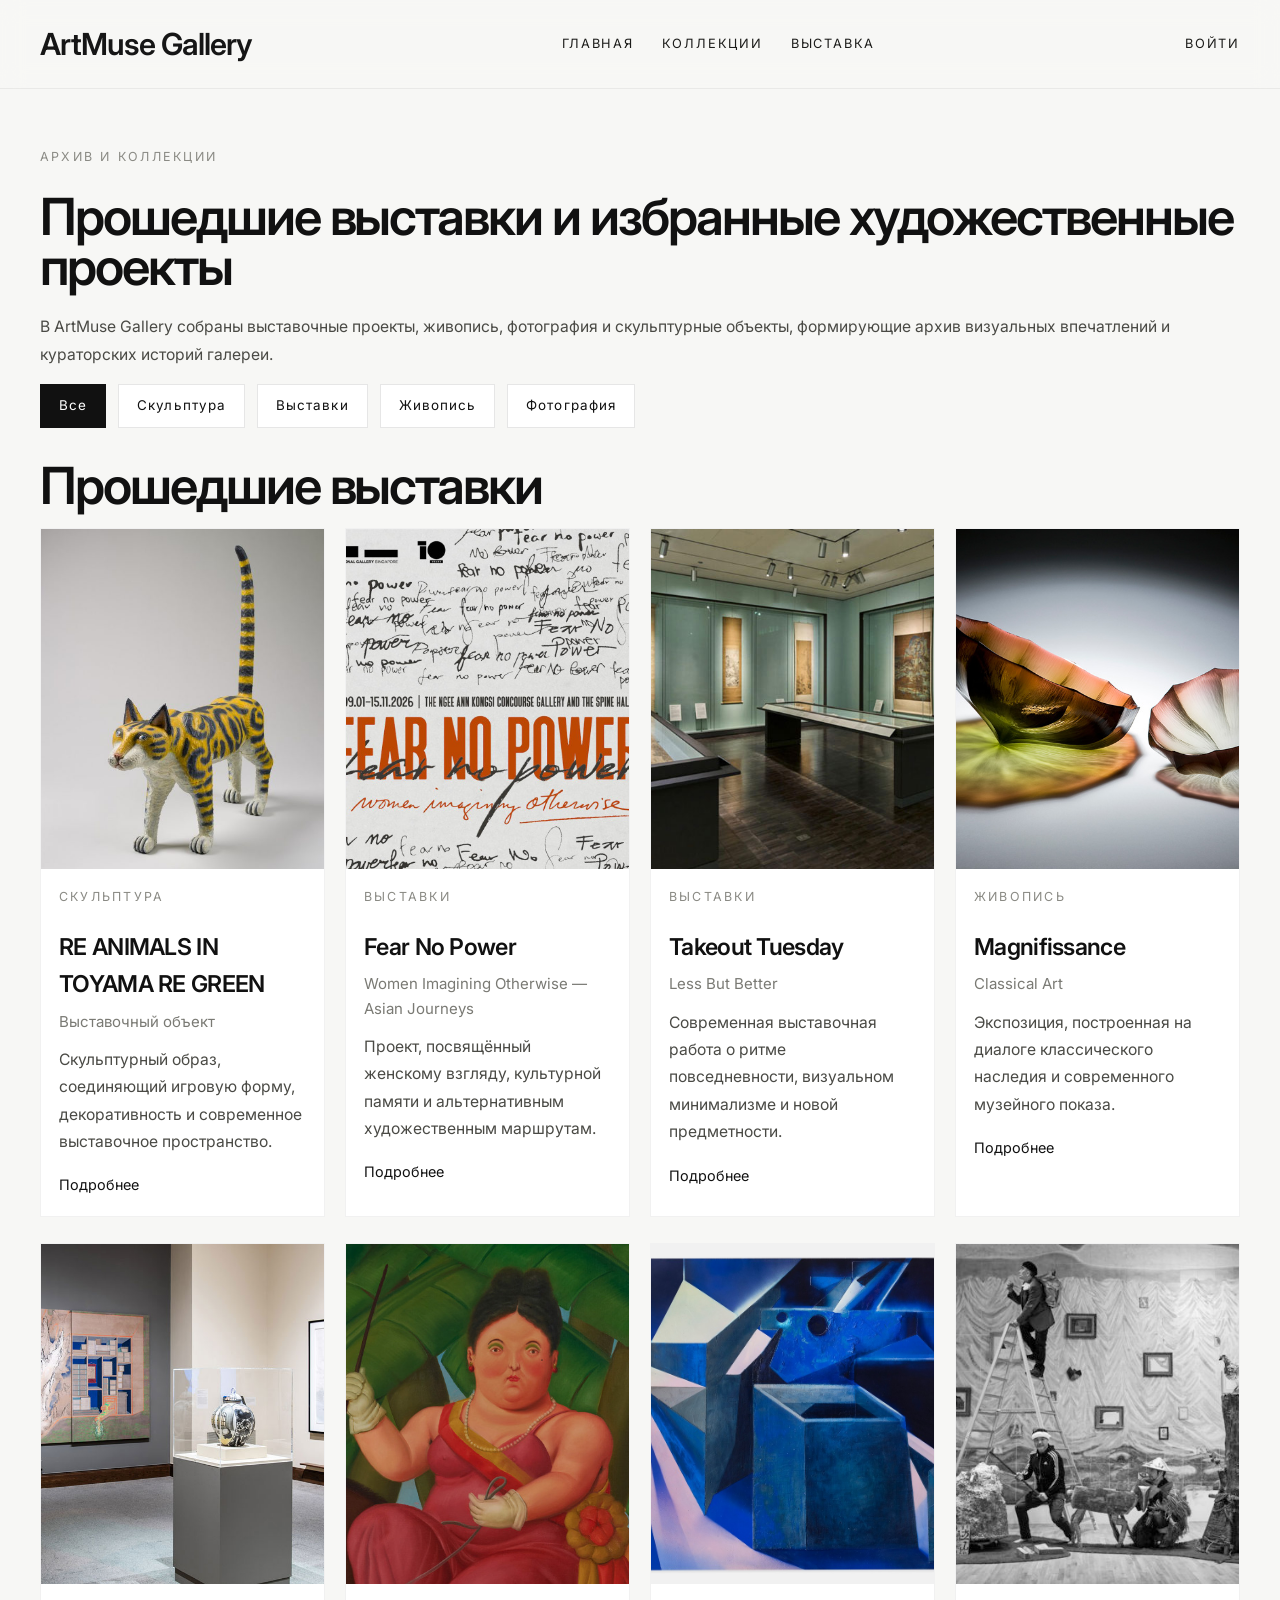
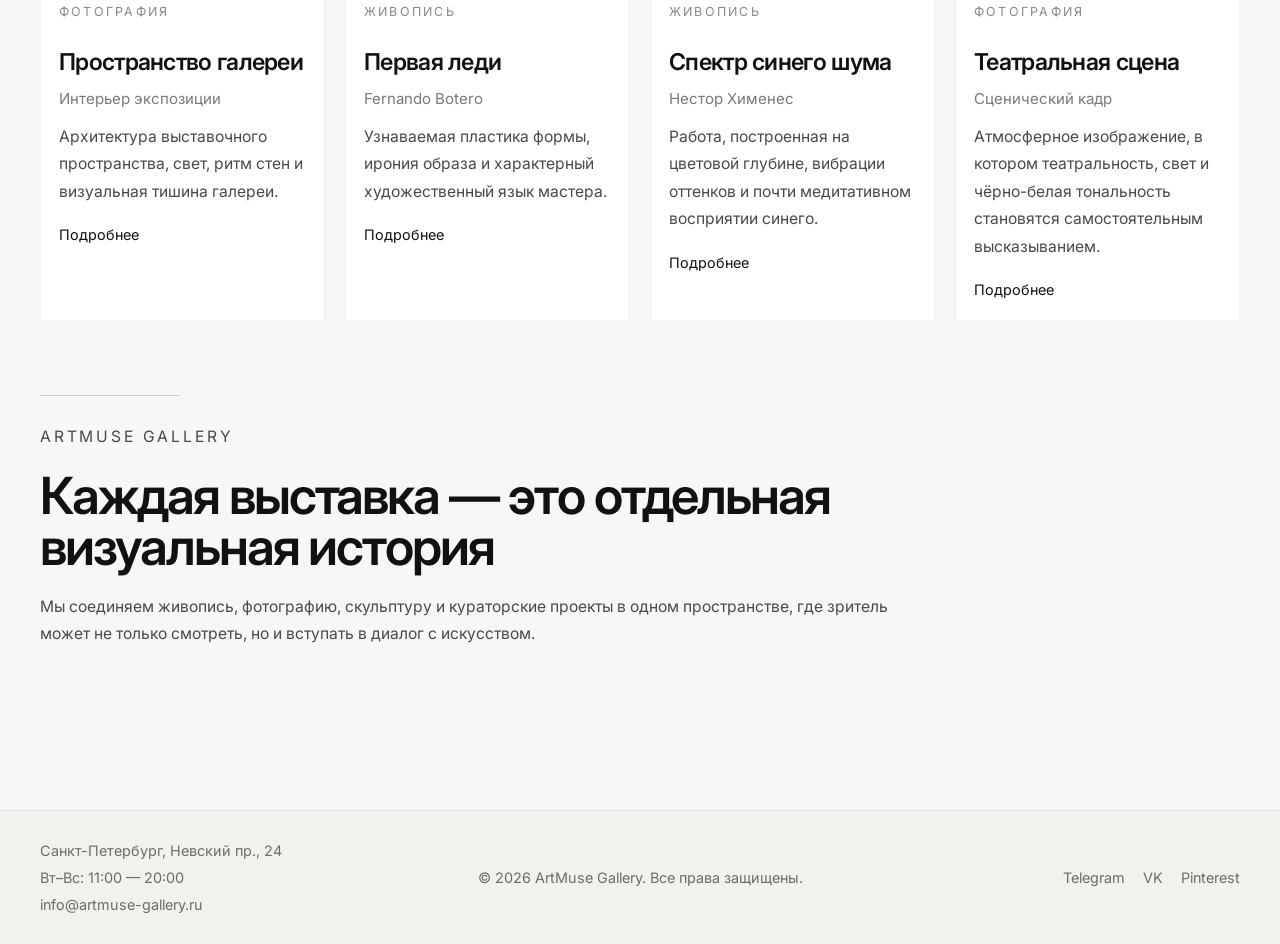
<file: catalog.html>
<!DOCTYPE html>
<html lang="ru">

<head>
    <meta charset="UTF-8">
    <meta name="viewport" content="width=device-width, initial-scale=1.0">
    <title>ArtMuse Gallery — Коллекции и проекты</title>

    <link rel="preconnect" href="https://fonts.googleapis.com">
    <link rel="preconnect" href="https://fonts.gstatic.com" crossorigin>
    <link href="https://fonts.googleapis.com/css2?family=Inter:wght@300;400;500;600&display=swap" rel="stylesheet">

    <link rel="stylesheet" href="css/style.css">
</head>

<body class="page-catalog">

    <header class="header">
        <div class="header-container">
            <div class="logo">
                <a href="index.html" class="logo-text">ArtMuse Gallery</a>
            </div>

            <nav class="nav-main">
                <a href="index.html">ГЛАВНАЯ</a>
                <a href="catalog.html">КОЛЛЕКЦИИ</a>
                <a href="page.html">ВЫСТАВКА</a>
            </nav>

            <nav class="nav-user">
                <a href="login.html">ВОЙТИ</a>
            </nav>
        </div>
    </header>

    <main class="catalog-page-main">
        <section class="catalog-hero">
            <div class="page-container">
                <p class="section-label">Архив и коллекции</p>
                <h1 class="section-title">Прошедшие выставки и избранные художественные проекты</h1>
                <p class="catalog-hero-text">
                    В ArtMuse Gallery собраны выставочные проекты, живопись, фотография и скульптурные
                    объекты, формирующие архив визуальных впечатлений и кураторских историй галереи.
                </p>
            </div>
        </section>

        <input type="radio" name="filter" id="filter-all" class="filter-input" checked>
        <input type="radio" name="filter" id="filter-sculpture" class="filter-input">
        <input type="radio" name="filter" id="filter-exhibition" class="filter-input">
        <input type="radio" name="filter" id="filter-painting" class="filter-input">
        <input type="radio" name="filter" id="filter-photo" class="filter-input">

        <section class="catalog-filter-section">
            <div class="page-container">
                <div class="sub-header-container">
                    <label for="filter-all" class="filter-btn">Все</label>
                    <label for="filter-sculpture" class="filter-btn">Скульптура</label>
                    <label for="filter-exhibition" class="filter-btn">Выставки</label>
                    <label for="filter-painting" class="filter-btn">Живопись</label>
                    <label for="filter-photo" class="filter-btn">Фотография</label>
                </div>
            </div>
        </section>

        <section class="category-section">
            <div class="page-container">
                <h2 class="section-title">Прошедшие выставки</h2>

                <div class="products-grid art-grid">
                    <article class="product-card art-card filter-sculpture">
                        <div class="product-image art-card-image">
                            <a href="page.html">
                                <img src="img/catalog-1.jpg" alt="RE ANIMALS IN TOYAMA RE GREEN">
                            </a>
                        </div>
                        <div class="product-info art-card-info">
                            <p class="art-type">Скульптура</p>
                            <h3>RE ANIMALS IN TOYAMA RE GREEN</h3>
                            <p class="site-collection">Выставочный объект</p>
                            <p class="art-desc">
                                Скульптурный образ, соединяющий игровую форму, декоративность
                                и современное выставочное пространство.
                            </p>
                            <a href="page.html" class="card-link">Подробнее</a>
                        </div>
                    </article>

                    <article class="product-card art-card filter-exhibition">
                        <div class="product-image art-card-image">
                            <a href="page.html">
                                <img src="img/catalog-2.jpg"
                                    alt="Fear No Power: Women Imagining Otherwise — Asian Journeys">
                            </a>
                        </div>
                        <div class="product-info art-card-info">
                            <p class="art-type">Выставки</p>
                            <h3>Fear No Power</h3>
                            <p class="site-collection">Women Imagining Otherwise — Asian Journeys</p>
                            <p class="art-desc">
                                Проект, посвящённый женскому взгляду, культурной памяти
                                и альтернативным художественным маршрутам.
                            </p>
                            <a href="page.html" class="card-link">Подробнее</a>
                        </div>
                    </article>

                    <article class="product-card art-card filter-exhibition">
                        <div class="product-image art-card-image">
                            <a href="page.html">
                                <img src="img/catalog-3.jpg" alt="Takeout Tuesday, Less But Better">
                            </a>
                        </div>
                        <div class="product-info art-card-info">
                            <p class="art-type">Выставки</p>
                            <h3>Takeout Tuesday</h3>
                            <p class="site-collection">Less But Better</p>
                            <p class="art-desc">
                                Современная выставочная работа о ритме повседневности,
                                визуальном минимализме и новой предметности.
                            </p>
                            <a href="page.html" class="card-link">Подробнее</a>
                        </div>
                    </article>

                    <article class="product-card art-card filter-painting">
                        <div class="product-image art-card-image">
                            <a href="page.html">
                                <img src="img/catalog-4.jpg" alt="Magnifissance: Classical Art">
                            </a>
                        </div>
                        <div class="product-info art-card-info">
                            <p class="art-type">Живопись</p>
                            <h3>Magnifissance</h3>
                            <p class="site-collection">Classical Art</p>
                            <p class="art-desc">
                                Экспозиция, построенная на диалоге классического наследия
                                и современного музейного показа.
                            </p>
                            <a href="page.html" class="card-link">Подробнее</a>
                        </div>
                    </article>

                    <article class="product-card art-card filter-photo">
                        <div class="product-image art-card-image">
                            <a href="page.html">
                                <img src="img/catalog-5.jpg" alt="Пространство галереи">
                            </a>
                        </div>
                        <div class="product-info art-card-info">
                            <p class="art-type">Фотография</p>
                            <h3>Пространство галереи</h3>
                            <p class="site-collection">Интерьер экспозиции</p>
                            <p class="art-desc">
                                Архитектура выставочного пространства, свет, ритм стен
                                и визуальная тишина галереи.
                            </p>
                            <a href="page.html" class="card-link">Подробнее</a>
                        </div>
                    </article>

                    <article class="product-card art-card filter-painting">
                        <div class="product-image art-card-image">
                            <a href="page.html">
                                <img src="img/catalog-6.jpg" alt="Фернандо Ботеро — Первая леди">
                            </a>
                        </div>
                        <div class="product-info art-card-info">
                            <p class="art-type">Живопись</p>
                            <h3>Первая леди</h3>
                            <p class="site-collection">Fernando Botero</p>
                            <p class="art-desc">
                                Узнаваемая пластика формы, ирония образа и характерный
                                художественный язык мастера.
                            </p>
                            <a href="page.html" class="card-link">Подробнее</a>
                        </div>
                    </article>

                    <article class="product-card art-card filter-painting">
                        <div class="product-image art-card-image">
                            <a href="page.html">
                                <img src="img/catalog-7.jpg" alt="Нестор Хименес. Спектр синего шума">
                            </a>
                        </div>
                        <div class="product-info art-card-info">
                            <p class="art-type">Живопись</p>
                            <h3>Спектр синего шума</h3>
                            <p class="site-collection">Нестор Хименес</p>
                            <p class="art-desc">
                                Работа, построенная на цветовой глубине, вибрации оттенков
                                и почти медитативном восприятии синего.
                            </p>
                            <a href="page.html" class="card-link">Подробнее</a>
                        </div>
                    </article>

                    <article class="product-card art-card filter-photo">
                        <div class="product-image art-card-image">
                            <a href="page.html">
                                <img src="img/catalog-8.jpg" alt="Чёрно-белая театральная сцена">
                            </a>
                        </div>
                        <div class="product-info art-card-info">
                            <p class="art-type">Фотография</p>
                            <h3>Театральная сцена</h3>
                            <p class="site-collection">Сценический кадр</p>
                            <p class="art-desc">
                                Атмосферное изображение, в котором театральность, свет
                                и чёрно-белая тональность становятся самостоятельным высказыванием.
                            </p>
                            <a href="page.html" class="card-link">Подробнее</a>
                        </div>
                    </article>
                </div>
            </div>
        </section>

        <section class="catalog-note-section">
            <div class="page-container">
                <div class="catalog-note-box">
                    <p class="section-label">ArtMuse Gallery</p>
                    <h2 class="section-title">Каждая выставка — это отдельная визуальная история</h2>
                    <p>
                        Мы соединяем живопись, фотографию, скульптуру и кураторские проекты
                        в одном пространстве, где зритель может не только смотреть,
                        но и вступать в диалог с искусством.
                    </p>
                </div>
            </div>
        </section>
    </main>

    <footer class="footer">
        <div class="footer-container">
            <div class="footer-left">
                <p>Санкт-Петербург, Невский пр., 24</p>
                <p>Вт–Вс: 11:00 — 20:00</p>
                <p>info@artmuse-gallery.ru</p>
            </div>

            <div class="footer-center">
                <p>© 2026 ArtMuse Gallery. Все права защищены.</p>
            </div>

            <div class="footer-right">
                <a href="#">Telegram</a>
                <a href="#">VK</a>
                <a href="#">Pinterest</a>
            </div>
        </div>
    </footer>

</body>

</html>
</file>
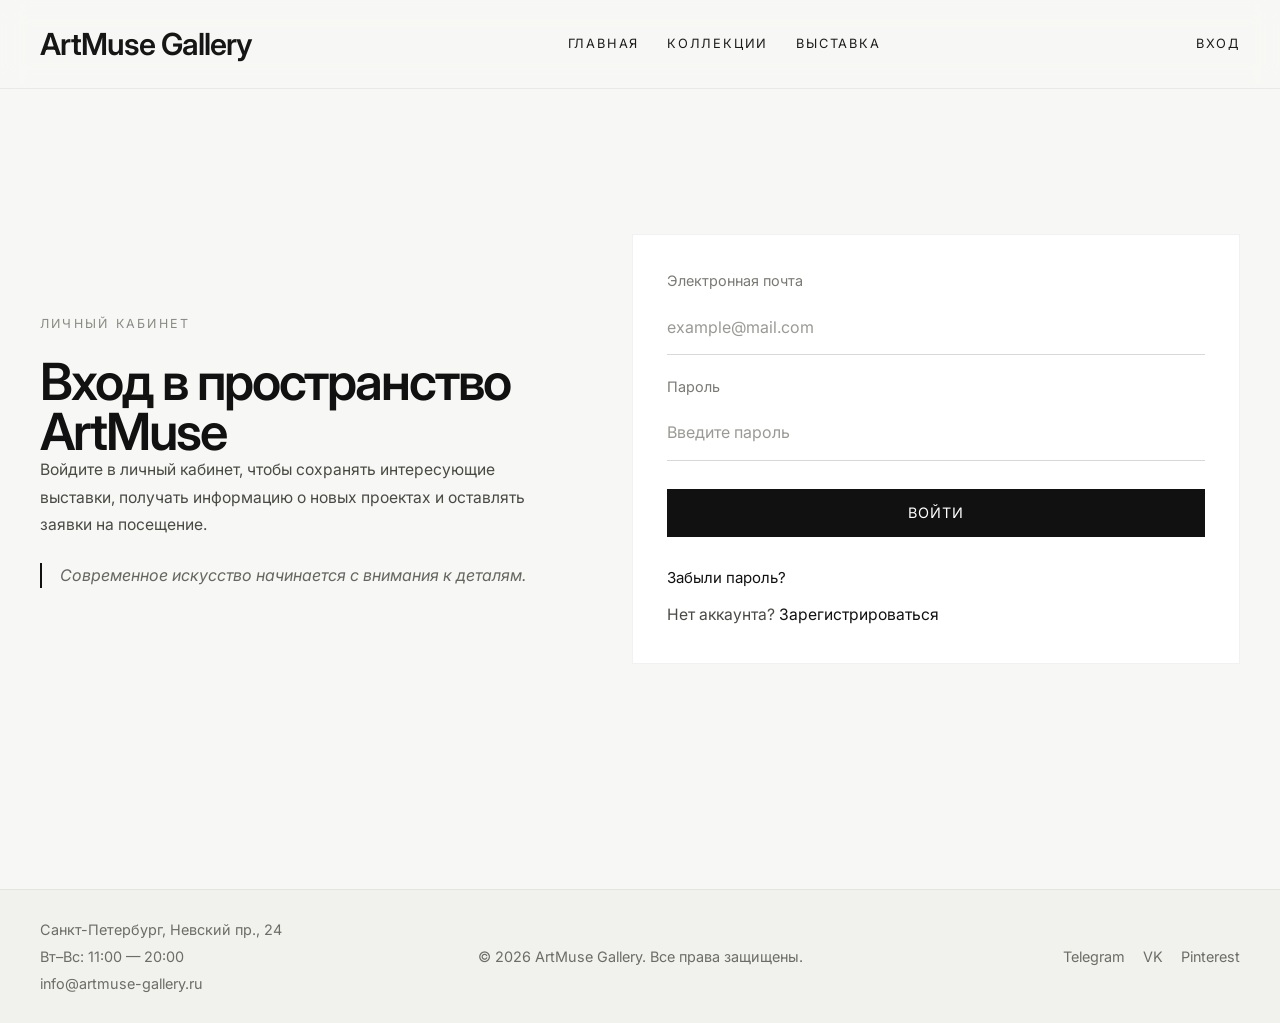
<file: login.html>
<!DOCTYPE html>
<html lang="ru">

<head>
    <meta charset="UTF-8">
    <meta name="viewport" content="width=device-width, initial-scale=1.0">
    <title>ArtMuse Gallery — Вход</title>

    <link rel="preconnect" href="https://fonts.googleapis.com">
    <link rel="preconnect" href="https://fonts.gstatic.com" crossorigin>
    <link
        href="https://fonts.googleapis.com/css2?family=Cormorant+Garamond:wght@400;500;600&family=Inter:wght@300;400;500&display=swap"
        rel="stylesheet">

    <link rel="stylesheet" href="css/style.css">
</head>

<body class="page-login">

    <header class="header">
        <div class="header-container">
            <div class="logo">
                <a href="index.html" class="logo-text">ArtMuse Gallery</a>
            </div>

            <nav class="nav-main">
                <a href="index.html">ГЛАВНАЯ</a>
                <a href="catalog.html">КОЛЛЕКЦИИ</a>
                <a href="page.html">ВЫСТАВКА</a>
            </nav>

            <nav class="nav-user">
                <a href="login.html">ВХОД</a>
            </nav>
        </div>
    </header>

    <main class="login-page-main">
        <section class="login-section">
            <div class="login-layout">
                <div class="login-info">
                    <p class="section-label">Личный кабинет</p>
                    <h1 class="section-title">Вход в пространство ArtMuse</h1>
                    <p class="login-text">
                        Войдите в личный кабинет, чтобы сохранять интересующие выставки,
                        получать информацию о новых проектах и оставлять заявки на посещение.
                    </p>

                    <div class="login-note">
                        <p>Современное искусство начинается с внимания к деталям.</p>
                    </div>
                </div>

                <div class="login-form-wrapper">
                    <form class="login-form" action="index.html">
                        <div class="form-group">
                            <label for="email">Электронная почта</label>
                            <input type="email" id="email" name="email" placeholder="example@mail.com" required>
                        </div>

                        <div class="form-group">
                            <label for="password">Пароль</label>
                            <input type="password" id="password" name="password" placeholder="Введите пароль"
                                minlength="6" required>
                        </div>

                        <button type="submit" class="btn-primary login-btn">Войти</button>

                        <div class="form-links">
                            <a href="#">Забыли пароль?</a>
                            <p>Нет аккаунта? <a href="#">Зарегистрироваться</a></p>
                        </div>
                    </form>
                </div>
            </div>
        </section>
    </main>

    <footer class="footer">
        <div class="footer-container">
            <div class="footer-left">
                <p>Санкт-Петербург, Невский пр., 24</p>
                <p>Вт–Вс: 11:00 — 20:00</p>
                <p>info@artmuse-gallery.ru</p>
            </div>

            <div class="footer-center">
                <p>© 2026 ArtMuse Gallery. Все права защищены.</p>
            </div>

            <div class="footer-right">
                <a href="#">Telegram</a>
                <a href="#">VK</a>
                <a href="#">Pinterest</a>
            </div>
        </div>
    </footer>

</body>

</html>
</file>
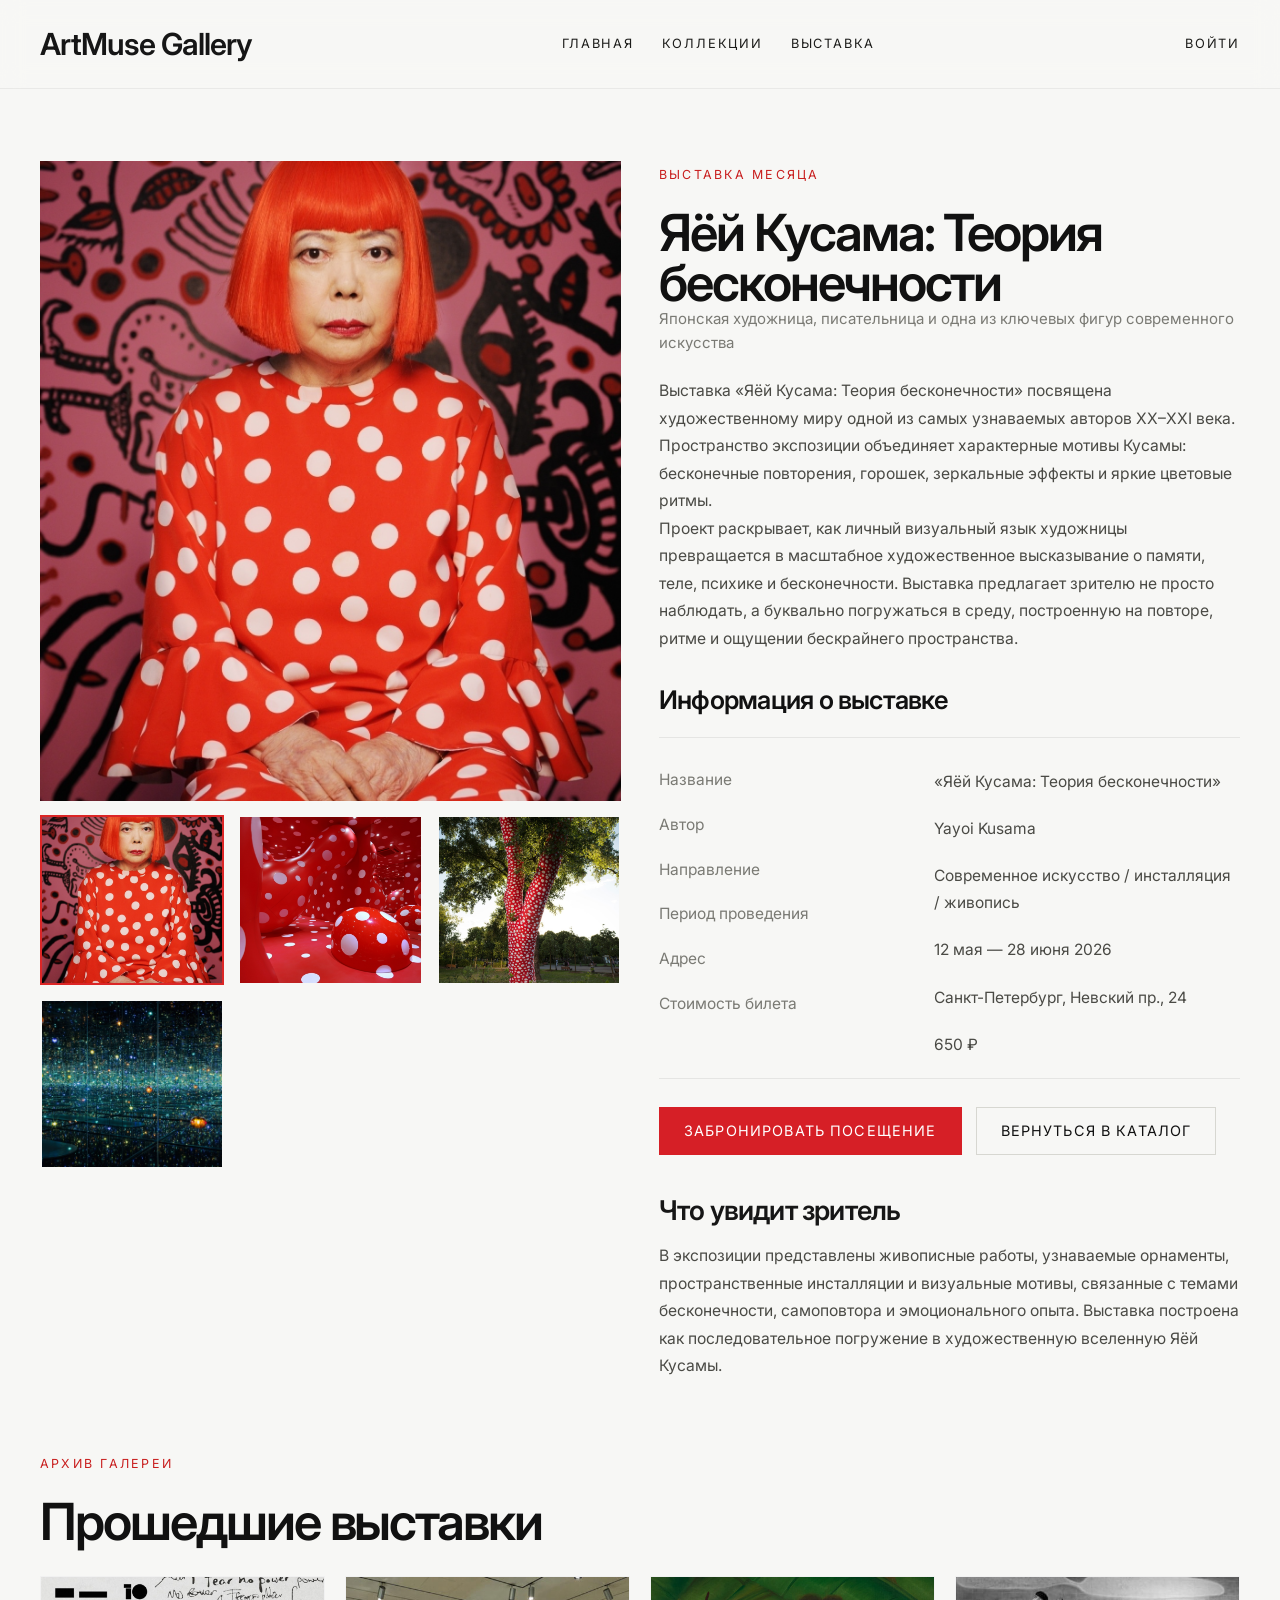
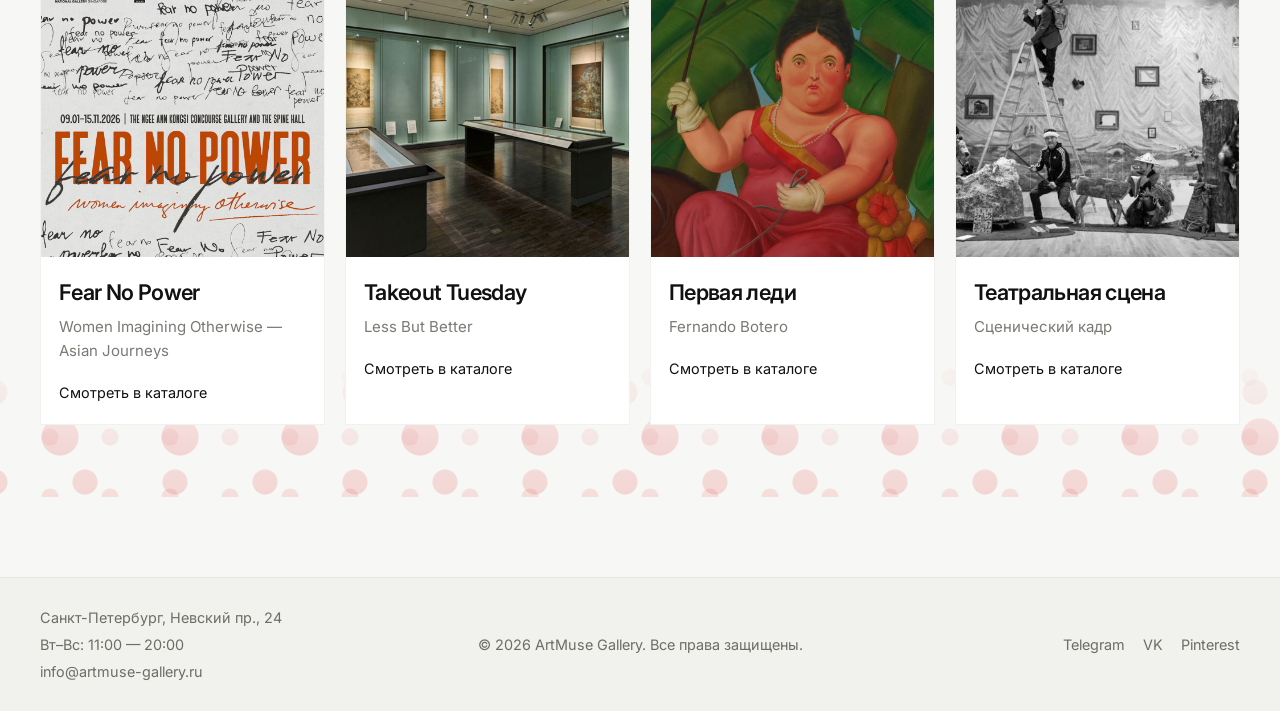
<file: page.html>
<!DOCTYPE html>
<html lang="ru">

<head>
    <meta charset="UTF-8">
    <meta name="viewport" content="width=device-width, initial-scale=1.0">
    <title>ArtMuse Gallery — Выставка «Яёй Кусама: Теория бесконечности»</title>

    <link rel="preconnect" href="https://fonts.googleapis.com">
    <link rel="preconnect" href="https://fonts.gstatic.com" crossorigin>
    <link href="https://fonts.googleapis.com/css2?family=Inter:wght@300;400;500;600&display=swap" rel="stylesheet">

    <link rel="stylesheet" href="css/style.css">
</head>

<body class="page-product page-kusama">

    <header class="header">
        <div class="header-container">
            <div class="logo">
                <a href="index.html" class="logo-text">ArtMuse Gallery</a>
            </div>

            <nav class="nav-main">
                <a href="index.html">ГЛАВНАЯ</a>
                <a href="catalog.html">КОЛЛЕКЦИИ</a>
                <a href="page.html">ВЫСТАВКА</a>
            </nav>

            <nav class="nav-user">
                <a href="login.html">ВОЙТИ</a>
            </nav>
        </div>
    </header>

    <main class="exhibition-main">
        <section class="product-wrapper exhibition-wrapper">
            <div class="page-container">
                <div class="product-layout exhibition-layout">
                    <div class="gallery-block exhibition-gallery">
                        <div class="main-slider exhibition-main-image">
                            <img id="mainExhibitionImage" src="img/exhibition-1.jpg"
                                alt="Яёй Кусама: Теория бесконечности">
                        </div>

                        <div class="thumbs exhibition-thumbs">
                            <img src="img/exhibition-1.jpg" alt="Яёй Кусама — работа 1"
                                class="thumb-image active-thumb">
                            <img src="img/exhibition-2.jpg" alt="Яёй Кусама — работа 2" class="thumb-image">
                            <img src="img/exhibition-3.jpg" alt="Яёй Кусама — работа 3" class="thumb-image">
                            <img src="img/exhibition-4.jpg" alt="Яёй Кусама — выставочное пространство"
                                class="thumb-image">
                        </div>
                    </div>

                    <div class="info-block exhibition-info">
                        <p class="section-label">Выставка месяца</p>
                        <h1 class="section-title">Яёй Кусама: Теория бесконечности</h1>
                        <p class="site-collection">Японская художница, писательница и одна из ключевых фигур
                            современного искусства</p>

                        <div class="site-text exhibition-description">
                            <p>
                                Выставка «Яёй Кусама: Теория бесконечности» посвящена художественному миру
                                одной из самых узнаваемых авторов XX–XXI века. Пространство экспозиции
                                объединяет характерные мотивы Кусамы: бесконечные повторения, горошек,
                                зеркальные эффекты и яркие цветовые ритмы.
                            </p>
                            <p>
                                Проект раскрывает, как личный визуальный язык художницы превращается
                                в масштабное художественное высказывание о памяти, теле, психике и
                                бесконечности. Выставка предлагает зрителю не просто наблюдать, а
                                буквально погружаться в среду, построенную на повторе, ритме и ощущении
                                бескрайнего пространства.
                            </p>
                        </div>

                        <div class="exhibition-meta-title">Информация о выставке</div>

                        <div class="char-grid exhibition-meta-grid">
                            <div class="char-left">
                                <p>Название</p>
                                <p>Автор</p>
                                <p>Направление</p>
                                <p>Период проведения</p>
                                <p>Адрес</p>
                                <p>Стоимость билета</p>
                            </div>
                            <div class="char-right">
                                <p>«Яёй Кусама: Теория бесконечности»</p>
                                <p>Yayoi Kusama</p>
                                <p>Современное искусство / инсталляция / живопись</p>
                                <p>12 мая — 28 июня 2026</p>
                                <p>Санкт-Петербург, Невский пр., 24</p>
                                <p>650 ₽</p>
                            </div>
                        </div>

                        <div class="prod-actions exhibition-actions">
                            <a href="login.html" class="btn-primary">Забронировать посещение</a>
                            <a href="catalog.html" class="btn-secondary">Вернуться в каталог</a>
                        </div>

                        <h2 class="exhibition-subtitle">Что увидит зритель</h2>
                        <div class="warranty-text exhibition-extra-text">
                            В экспозиции представлены живописные работы, узнаваемые орнаменты,
                            пространственные инсталляции и визуальные мотивы, связанные с темами
                            бесконечности, самоповтора и эмоционального опыта. Выставка построена как
                            последовательное погружение в художественную вселенную Яёй Кусамы.
                        </div>
                    </div>
                </div>

                <section class="recommend-section">
                    <p class="section-label">Архив галереи</p>
                    <h2 class="section-title" style="margin-bottom: 30px;">Прошедшие выставки</h2>

                    <div class="rec-grid">

                        <article class="rec-card">
                            <div class="rec-card-img">
                                <img src="img/catalog-2.jpg"
                                    alt="Fear No Power: Women Imagining Otherwise — Asian Journeys">
                            </div>
                            <div class="rec-card-name">Fear No Power</div>
                            <p class="site-collection">Women Imagining Otherwise — Asian Journeys</p>
                            <a href="catalog.html" class="card-link">Смотреть в каталоге</a>
                        </article>

                        <article class="rec-card">
                            <div class="rec-card-img">
                                <img src="img/catalog-3.jpg" alt="Takeout Tuesday, Less But Better">
                            </div>
                            <div class="rec-card-name">Takeout Tuesday</div>
                            <p class="site-collection">Less But Better</p>
                            <a href="catalog.html" class="card-link">Смотреть в каталоге</a>
                        </article>

                        <article class="rec-card">
                            <div class="rec-card-img">
                                <img src="img/catalog-6.jpg" alt="Фернандо Ботеро — Первая леди">
                            </div>
                            <div class="rec-card-name">Первая леди</div>
                            <p class="site-collection">Fernando Botero</p>
                            <a href="catalog.html" class="card-link">Смотреть в каталоге</a>
                        </article>

                        <article class="rec-card">
                            <div class="rec-card-img">
                                <img src="img/catalog-8.jpg" alt="Театральная сцена">
                            </div>
                            <div class="rec-card-name">Театральная сцена</div>
                            <p class="site-collection">Сценический кадр</p>
                            <a href="catalog.html" class="card-link">Смотреть в каталоге</a>
                        </article>

                    </div>
                </section>
    </main>

    <footer class="footer">
        <div class="footer-container">
            <div class="footer-left">
                <p>Санкт-Петербург, Невский пр., 24</p>
                <p>Вт–Вс: 11:00 — 20:00</p>
                <p>info@artmuse-gallery.ru</p>
            </div>

            <div class="footer-center">
                <p>© 2026 ArtMuse Gallery. Все права защищены.</p>
            </div>

            <div class="footer-right">
                <a href="#">Telegram</a>
                <a href="#">VK</a>
                <a href="#">Pinterest</a>
            </div>
        </div>
    </footer>

    <script>
        const mainImage = document.getElementById('mainExhibitionImage');
        const thumbs = document.querySelectorAll('.thumb-image');

        thumbs.forEach((thumb) => {
            thumb.addEventListener('click', () => {
                mainImage.src = thumb.src;
                mainImage.alt = thumb.alt;

                thumbs.forEach((item) => item.classList.remove('active-thumb'));
                thumb.classList.add('active-thumb');
            });

            thumb.addEventListener('mouseenter', () => {
                mainImage.src = thumb.src;
                mainImage.alt = thumb.alt;
            });
        });
    </script>

</body>

</html>
</file>
<file: css/style.css>
/* =========================
   RESET
========================= */

* {
    margin: 0;
    padding: 0;
    box-sizing: border-box;
}

html {
    scroll-behavior: smooth;
}

body {
    font-family: 'Inter', sans-serif;
    font-weight: 400;
    background: #f7f7f5;
    color: #161616;
    line-height: 1.6;
    overflow-x: hidden;
}

img {
    display: block;
    max-width: 100%;
}

a {
    text-decoration: none;
    color: inherit;
}

ul {
    list-style: none;
}

button,
input,
textarea {
    font: inherit;
}

/* =========================
   GLOBAL LAYOUT
========================= */

.page-container,
.header-container,
.footer-container,
.login-layout {
    width: min(1200px, calc(100% - 48px));
    margin: 0 auto;
}

/* =========================
   TYPOGRAPHY
========================= */

.logo-text {
    font-size: 1.9rem;
    font-weight: 600;
    letter-spacing: -0.03em;
    color: #161616;
}

.section-label,
.hero-label,
.art-type {
    display: inline-block;
    margin-bottom: 22px;
    font-size: 0.78rem;
    text-transform: uppercase;
    letter-spacing: 0.18em;
    color: #8a8a84;
}

.section-title {
    font-size: clamp(2.2rem, 4vw, 4rem);
    line-height: 0.98;
    font-weight: 600;
    letter-spacing: -0.04em;
    color: #111111;
}

.site-collection {
    color: #7a7a74;
    font-size: 0.94rem;
}

.site-text,
.art-desc,
.catalog-hero-text,
.login-text,
.exhibition-extra-text,
.current-exhibition-text p,
.about-card p,
.direction-card p,
.catalog-note-box p,
.char-right p,
.form-links,
.form-links p {
    color: #4a4a45;
    font-size: 0.98rem;
    line-height: 1.75;
}

/* =========================
   BUTTONS
========================= */

.btn-primary,
.btn-secondary,
.card-link {
    display: inline-flex;
    align-items: center;
    justify-content: center;
    transition: all 0.25s ease;
    cursor: pointer;
}

.btn-primary {
    min-height: 48px;
    padding: 0 24px;
    border: 1px solid #111111;
    background: #111111;
    color: #ffffff;
    font-size: 0.9rem;
    letter-spacing: 0.08em;
    text-transform: uppercase;
}

.btn-primary:hover {
    background: #2a2a2a;
    border-color: #2a2a2a;
    transform: translateY(-1px);
}

.btn-secondary {
    min-height: 48px;
    padding: 0 24px;
    border: 1px solid #d7d7d1;
    background: transparent;
    color: #111111;
    font-size: 0.9rem;
    letter-spacing: 0.08em;
    text-transform: uppercase;
}

.btn-secondary:hover {
    background: #efefeb;
}

.card-link {
    margin-top: 18px;
    width: fit-content;
    font-size: 0.9rem;
    color: #111111;
    border-bottom: 1px solid transparent;
}

.card-link:hover {
    border-color: #111111;
}

/* =========================
   HEADER
========================= */

.header {
    position: sticky;
    top: 0;
    z-index: 100;
    background: rgba(247, 247, 245, 0.88);
    backdrop-filter: blur(12px);
    border-bottom: 1px solid rgba(17, 17, 17, 0.06);
}

.header-container {
    min-height: 88px;
    display: flex;
    align-items: center;
    justify-content: space-between;
    gap: 24px;
}

.nav-main,
.nav-user {
    display: flex;
    align-items: center;
    gap: 28px;
}

.nav-main a,
.nav-user a {
    position: relative;
    font-size: 0.8rem;
    text-transform: uppercase;
    letter-spacing: 0.14em;
    color: #1c1c1a;
    transition: color 0.25s ease;
}

.nav-main a:hover,
.nav-user a:hover {
    color: #7a7a74;
}

/* =========================
   HERO
========================= */

.hero-section {
    padding: 34px 0 56px;
    overflow: hidden;
}

.hero-container {
    width: min(1320px, calc(100% - 48px));
    margin: 0 auto;
    display: grid;
    grid-template-columns: 0.92fr 1.08fr;
    gap: 40px;
    align-items: center;
}

.hero-text {
    max-width: 560px;
}

.hero-text h1 {
    font-size: clamp(3.2rem, 7vw, 6rem);
    line-height: 0.9;
    font-weight: 600;
    letter-spacing: -0.05em;
    color: #111111;
    margin-bottom: 24px;
}

.hero-description {
    max-width: 520px;
    font-size: 1rem;
    color: #4b4b46;
    margin-bottom: 32px;
    line-height: 1.8;
}

.hero-actions {
    display: flex;
    flex-wrap: wrap;
    gap: 14px;
}

.hero-image {
    position: relative;
    right: -110px;
}

.hero-image img {
    width: 100%;
    height: 760px;
    object-fit: cover;
    border-radius: 0;
}

/* =========================
   SECTIONS
========================= */

.about-section,
.slider-section,
.directions-section,
.current-exhibition,
.catalog-hero,
.catalog-filter-section,
.category-section,
.catalog-note-section,
.exhibition-wrapper,
.login-section {
    padding: 72px 0;
}

.section-intro {
    margin-bottom: 34px;
}

/* =========================
   SOFT BLOCKS
========================= */

.about-card,
.direction-card,
.art-slide-card,
.art-card,
.current-exhibition-box,
.rec-card,
.login-form-wrapper {
    background: #ffffff;
    border: 1px solid rgba(17, 17, 17, 0.06);
}

.about-card,
.direction-card,
.login-form-wrapper {
    padding: 30px;
}

.about-card h3,
.direction-card h3,
.art-slide-info h3,
.art-card-info h3,
.rec-card-name {
    color: #111111;
    font-weight: 600;
    letter-spacing: -0.03em;
}

/* =========================
   ABOUT
========================= */

.about-grid {
    display: grid;
    grid-template-columns: repeat(3, 1fr);
    gap: 22px;
}

.about-card {
    min-height: 220px;
}

.about-card h3 {
    font-size: 1.45rem;
    margin-bottom: 12px;
}

/* =========================
   SLIDER
========================= */

.slider-section {
    overflow: hidden;
    padding-top: 56px;
    padding-bottom: 40px;
}

.glide {
    position: relative;
}

.glide__track {
    overflow: hidden;
}

.glide__slides {
    display: flex;
    align-items: stretch;
}

.glide__slide {
    height: auto;
    display: flex;
}

.art-slide-card {
    background: #ffffff;
    border: 1px solid rgba(17, 17, 17, 0.06);
    overflow: hidden;
    display: flex;
    flex-direction: column;
    width: 100%;
    height: 100%;
}

.art-slide-card img {
    width: 100%;
    height: 430px;
    object-fit: cover;
    flex-shrink: 0;
}

.art-slide-info {
    padding: 18px 18px 22px;
    min-height: 130px;
    display: flex;
    flex-direction: column;
    justify-content: space-between;
}

.art-slide-info h3 {
    font-size: 1.45rem;
    margin: 0 0 8px 0;
    color: #111111;
    font-weight: 600;
    letter-spacing: -0.03em;
    line-height: 1.08;

    display: -webkit-box;
    -webkit-line-clamp: 2;
    -webkit-box-orient: vertical;
    overflow: hidden;
}

.art-slide-info p {
    color: #7a7a74;
    font-size: 0.94rem;
    margin: 0;
}

.glide__arrows {
    display: flex;
    justify-content: flex-end;
    gap: 12px;
    margin-top: 20px;
}

.glide__arrow {
    width: 46px;
    height: 46px;
    border: 1px solid rgba(17, 17, 17, 0.1);
    background: #ffffff;
    color: #111111;
    font-size: 1.1rem;
    transition: 0.25s ease;
}

.glide__arrow:hover {
    background: #111111;
    border-color: #111111;
    color: #ffffff;
}

/* =========================
   DIRECTIONS
========================= */

.directions-grid {
    display: grid;
    grid-template-columns: repeat(3, 1fr);
    gap: 22px;
}

.direction-card {
    min-height: 220px;
    transition: 0.25s ease;
}

.direction-card:hover {
    transform: translateY(-4px);
    background: #f1f1ed;
}

.direction-number {
    display: inline-block;
    margin-bottom: 16px;
    color: #8a8a84;
    font-size: 0.84rem;
    letter-spacing: 0.16em;
}

.direction-card h3 {
    font-size: 1.55rem;
    margin-bottom: 10px;
}

/* =========================
   CURRENT EXHIBITION
========================= */

.current-exhibition {
    padding-top: 66px;
}

.current-exhibition-box {
    display: grid;
    grid-template-columns: 0.9fr 1.1fr;
    gap: 28px;
    align-items: center;
    padding: 28px;
}

.current-exhibition-image img {
    width: 100%;
    height: 520px;
    object-fit: cover;
}

.current-exhibition-text .section-label {
    margin-bottom: 24px;
}

.current-exhibition-text .section-title {
    margin-bottom: 22px;
}

.current-exhibition-text .btn-primary {
    margin-top: 24px;
}

/* =========================
   CATALOG
========================= */

.catalog-hero {
    padding-top: 54px;
    padding-bottom: 12px;
}

.catalog-hero .section-label {
    margin-bottom: 24px;
}

.catalog-hero .section-title {
    margin-bottom: 22px;
}

.catalog-filter-section {
    padding-top: 4px;
    padding-bottom: 18px;
}

.category-section {
    padding-top: 14px;
    padding-bottom: 64px;
}

.filter-input {
    display: none;
}

.sub-header-container {
    display: flex;
    flex-wrap: wrap;
    gap: 12px;
}

.filter-btn {
    display: inline-flex;
    align-items: center;
    justify-content: center;
    min-height: 44px;
    padding: 0 18px;
    border: 1px solid rgba(17, 17, 17, 0.1);
    background: #ffffff;
    color: #111111;
    font-size: 0.84rem;
    letter-spacing: 0.08em;
    transition: 0.25s ease;
    cursor: pointer;
}

.filter-btn:hover {
    background: #f0f0ec;
}

.products-grid.art-grid {
    display: grid;
    grid-template-columns: repeat(4, 1fr);
    gap: 26px 20px;
    margin-top: 18px;
}

.art-card {
    overflow: hidden;
    display: flex;
    flex-direction: column;
    min-height: 100%;
}

.art-card-image img {
    width: 100%;
    height: 340px;
    object-fit: cover;
}

.art-card-info {
    padding: 18px;
    display: flex;
    flex-direction: column;
    flex-grow: 1;
}

.art-card-info h3 {
    font-size: 1.45rem;
    margin-bottom: 6px;
}

.art-desc {
    margin-top: 12px;
}

/* =========================
   CATALOG NOTE BLOCK
========================= */

.catalog-note-section {
    padding-top: 10px;
}

.catalog-note-box {
    position: relative;
    background: transparent;
    border: none;
    padding: 28px 0 10px;
    max-width: 860px;
}

.catalog-note-box::before {
    content: "";
    position: absolute;
    top: 0;
    left: 0;
    width: 140px;
    height: 1px;
    background: rgba(17, 17, 17, 0.16);
    transition: width 0.3s ease;
}

.catalog-note-box:hover::before {
    width: 220px;
}

.catalog-note-box .section-label {
    margin-bottom: 20px;
}

.catalog-note-box .section-title {
    margin-bottom: 22px;
}

/* =========================
   FILTER LOGIC
========================= */

#filter-all:checked~.category-section .art-card {
    display: flex;
}

#filter-sculpture:checked~.category-section .art-card,
#filter-exhibition:checked~.category-section .art-card,
#filter-painting:checked~.category-section .art-card,
#filter-photo:checked~.category-section .art-card {
    display: none;
}

#filter-sculpture:checked~.category-section .filter-sculpture,
#filter-exhibition:checked~.category-section .filter-exhibition,
#filter-painting:checked~.category-section .filter-painting,
#filter-photo:checked~.category-section .filter-photo {
    display: flex;
}

#filter-all:checked~.catalog-filter-section label[for="filter-all"],
#filter-sculpture:checked~.catalog-filter-section label[for="filter-sculpture"],
#filter-exhibition:checked~.catalog-filter-section label[for="filter-exhibition"],
#filter-painting:checked~.catalog-filter-section label[for="filter-painting"],
#filter-photo:checked~.catalog-filter-section label[for="filter-photo"] {
    background: #111111;
    border-color: #111111;
    color: #ffffff;
}

/* =========================
   EXHIBITION PAGE
========================= */

.product-layout.exhibition-layout {
    display: grid;
    grid-template-columns: 1fr 1fr;
    gap: 38px;
    align-items: start;
}

.exhibition-main-image img {
    width: 100%;
    height: 640px;
    object-fit: cover;
}

.exhibition-thumbs {
    display: grid;
    grid-template-columns: repeat(3, 1fr);
    gap: 14px;
    margin-top: 14px;
}

.exhibition-thumbs img {
    width: 100%;
    height: 170px;
    object-fit: cover;
}

.exhibition-description {
    margin: 22px 0 28px;
}

.exhibition-meta-title {
    font-size: 1.6rem;
    color: #111111;
    margin-bottom: 16px;
    font-weight: 600;
    letter-spacing: -0.03em;
}

.char-grid.exhibition-meta-grid {
    display: grid;
    grid-template-columns: 0.9fr 1.1fr;
    gap: 24px;
    padding: 20px 0 10px;
    border-top: 1px solid rgba(17, 17, 17, 0.08);
    border-bottom: 1px solid rgba(17, 17, 17, 0.08);
}

.char-left p,
.char-right p {
    padding: 10px 0;
    font-size: 0.97rem;
}

.char-left p {
    color: #7a7a74;
}

.exhibition-actions {
    display: flex;
    flex-wrap: wrap;
    gap: 14px;
    margin: 28px 0 34px;
}

.exhibition-subtitle {
    font-size: 1.7rem;
    margin-bottom: 10px;
    font-weight: 600;
    letter-spacing: -0.03em;
}

.recommend-section {
    padding-top: 70px;
}

.rec-grid {
    display: grid;
    grid-template-columns: repeat(4, 1fr);
    gap: 20px;
}

.rec-card {
    padding-bottom: 18px;
    overflow: hidden;
}

.rec-card-img img {
    width: 100%;
    height: 280px;
    object-fit: cover;
}

.rec-card-name {
    font-size: 1.35rem;
    padding: 18px 18px 6px;
}

.rec-card .site-collection,
.rec-card .card-link {
    margin-left: 18px;
}

/* =========================
   LOGIN
========================= */

.login-section {
    min-height: calc(100vh - 180px);
    display: flex;
    align-items: center;
}

.login-layout {
    display: grid;
    grid-template-columns: 0.95fr 1.05fr;
    gap: 42px;
    align-items: center;
}

.login-info {
    max-width: 500px;
}

.login-note {
    margin-top: 24px;
    padding-left: 18px;
    border-left: 2px solid #111111;
    color: #666661;
    font-style: italic;
}

.login-form-wrapper {
    padding: 34px;
}

.login-form {
    display: flex;
    flex-direction: column;
    gap: 20px;
}

.form-group {
    display: flex;
    flex-direction: column;
    gap: 8px;
}

.form-group label {
    font-size: 0.9rem;
    color: #7a7a74;
}

.form-group input {
    width: 100%;
    padding: 14px 0;
    border: none;
    border-bottom: 1px solid rgba(17, 17, 17, 0.16);
    background: transparent;
    color: #111111;
    font-size: 1rem;
    outline: none;
}

.form-group input::placeholder {
    color: #9a9a95;
}

.form-group input:focus {
    border-bottom-color: #111111;
}

.login-btn {
    width: 100%;
    margin-top: 8px;
}

.form-links {
    display: flex;
    flex-direction: column;
    gap: 10px;
    margin-top: 8px;
    font-size: 0.94rem;
}

.form-links a {
    color: #111111;
}

.form-links a:hover {
    text-decoration: underline;
}

/* =========================
   FOOTER
========================= */

.footer {
    margin-top: 80px;
    border-top: 1px solid rgba(17, 17, 17, 0.06);
    background: #f1f1ed;
}

.footer-container {
    min-height: 120px;
    padding: 28px 0;
    display: grid;
    grid-template-columns: 1fr auto 1fr;
    gap: 20px;
    align-items: center;
}

.footer-left,
.footer-center,
.footer-right {
    color: #6d6d67;
    font-size: 0.9rem;
}

.footer-left {
    display: flex;
    flex-direction: column;
    gap: 4px;
}

.footer-center {
    text-align: center;
}

.footer-right {
    display: flex;
    justify-content: flex-end;
    gap: 18px;
}

.footer-right a:hover {
    color: #111111;
}

/* =========================
   RESPONSIVE
========================= */

@media (max-width: 1100px) {

    .hero-container,
    .current-exhibition-box,
    .product-layout.exhibition-layout,
    .login-layout {
        grid-template-columns: 1fr;
    }

    .hero-image {
        right: 0;
    }

    .products-grid.art-grid {
        grid-template-columns: repeat(2, 1fr);
    }

    .about-grid,
    .directions-grid,
    .rec-grid {
        grid-template-columns: repeat(2, 1fr);
    }

    .hero-image img,
    .current-exhibition-image img,
    .exhibition-main-image img {
        height: 520px;
    }
}

@media (max-width: 768px) {

    .page-container,
    .header-container,
    .footer-container,
    .login-layout {
        width: min(100% - 32px, 1200px);
    }

    .header-container {
        flex-wrap: wrap;
        justify-content: center;
        padding: 18px 0;
    }

    .nav-main,
    .nav-user {
        flex-wrap: wrap;
        justify-content: center;
        gap: 16px;
    }

    .hero-section,
    .about-section,
    .slider-section,
    .directions-section,
    .current-exhibition,
    .catalog-hero,
    .catalog-filter-section,
    .category-section,
    .catalog-note-section,
    .exhibition-wrapper,
    .login-section {
        padding: 48px 0;
    }

    .hero-container {
        width: min(100% - 32px, 1200px);
        grid-template-columns: 1fr;
        gap: 28px;
    }

    .hero-image {
        right: 0;
    }

    .hero-image img,
    .current-exhibition-image img,
    .exhibition-main-image img {
        height: 380px;
    }

    .products-grid.art-grid,
    .about-grid,
    .directions-grid,
    .rec-grid,
    .exhibition-thumbs,
    .footer-container {
        grid-template-columns: 1fr;
    }

    .sub-header-container {
        gap: 10px;
    }

    .filter-btn {
        width: 100%;
    }

    .char-grid.exhibition-meta-grid {
        grid-template-columns: 1fr;
        gap: 0;
    }

    .footer-left,
    .footer-center,
    .footer-right {
        text-align: center;
        justify-content: center;
    }

    .footer-right {
        justify-content: center;
    }
}

/* =========================
   KUSAMA DECOR
========================= */

.page-kusama {
    position: relative;
}

.page-kusama .exhibition-wrapper {
    position: relative;
    overflow: hidden;
}

.page-kusama .exhibition-wrapper::after {
    content: "";
    position: absolute;
    left: 0;
    bottom: 0;
    width: 100%;
    height: 160px;
    pointer-events: none;
    z-index: 0;
    background-image:
        radial-gradient(circle, rgba(220, 38, 38, 0.22) 0 18px, transparent 19px),
        radial-gradient(circle, rgba(220, 38, 38, 0.16) 0 12px, transparent 13px),
        radial-gradient(circle, rgba(220, 38, 38, 0.12) 0 8px, transparent 9px);
    background-size: 120px 120px, 90px 90px, 60px 60px;
    background-position: 0 40px, 40px 10px, 20px 70px;
    mask-image: linear-gradient(to top, rgba(0, 0, 0, 1), rgba(0, 0, 0, 0));
    -webkit-mask-image: linear-gradient(to top, rgba(0, 0, 0, 1), rgba(0, 0, 0, 0));
}

.page-kusama .gallery-block,
.page-kusama .exhibition-info,
.page-kusama .recommend-section {
    position: relative;
    z-index: 1;
}

.thumb-image {
    cursor: pointer;
    transition: transform 0.25s ease, opacity 0.25s ease, border-color 0.25s ease, box-shadow 0.25s ease;
    border: 2px solid transparent;
}

.thumb-image:hover {
    transform: translateY(-2px);
    opacity: 0.95;
    box-shadow: 0 10px 24px rgba(0, 0, 0, 0.08);
}

.thumb-image.active-thumb {
    border-color: #dc2626;
}

.page-kusama .section-label {
    color: #c81e1e;
}

.page-kusama .btn-primary {
    background: #d61f26;
    border-color: #d61f26;
}

.page-kusama .btn-primary:hover {
    background: #b91c1c;
    border-color: #b91c1c;
}

/* =========================
   INDEX KUSAMA TOUCH
========================= */

.current-kusama {
    position: relative;
    overflow: hidden;
}

.current-kusama::after {
    content: "";
    position: absolute;
    bottom: -40px;
    left: 0;
    width: 100%;
    height: 160px;
    pointer-events: none;
    background-image:
        radial-gradient(circle, rgba(220, 38, 38, 0.12) 0 16px, transparent 17px);
    background-size: 100px 100px;
    opacity: 0.6;
}

.current-kusama .btn-primary {
    background: #d61f26;
    border-color: #d61f26;
}

.current-kusama .btn-primary:hover {
    background: #b91c1c;
}
</file>
